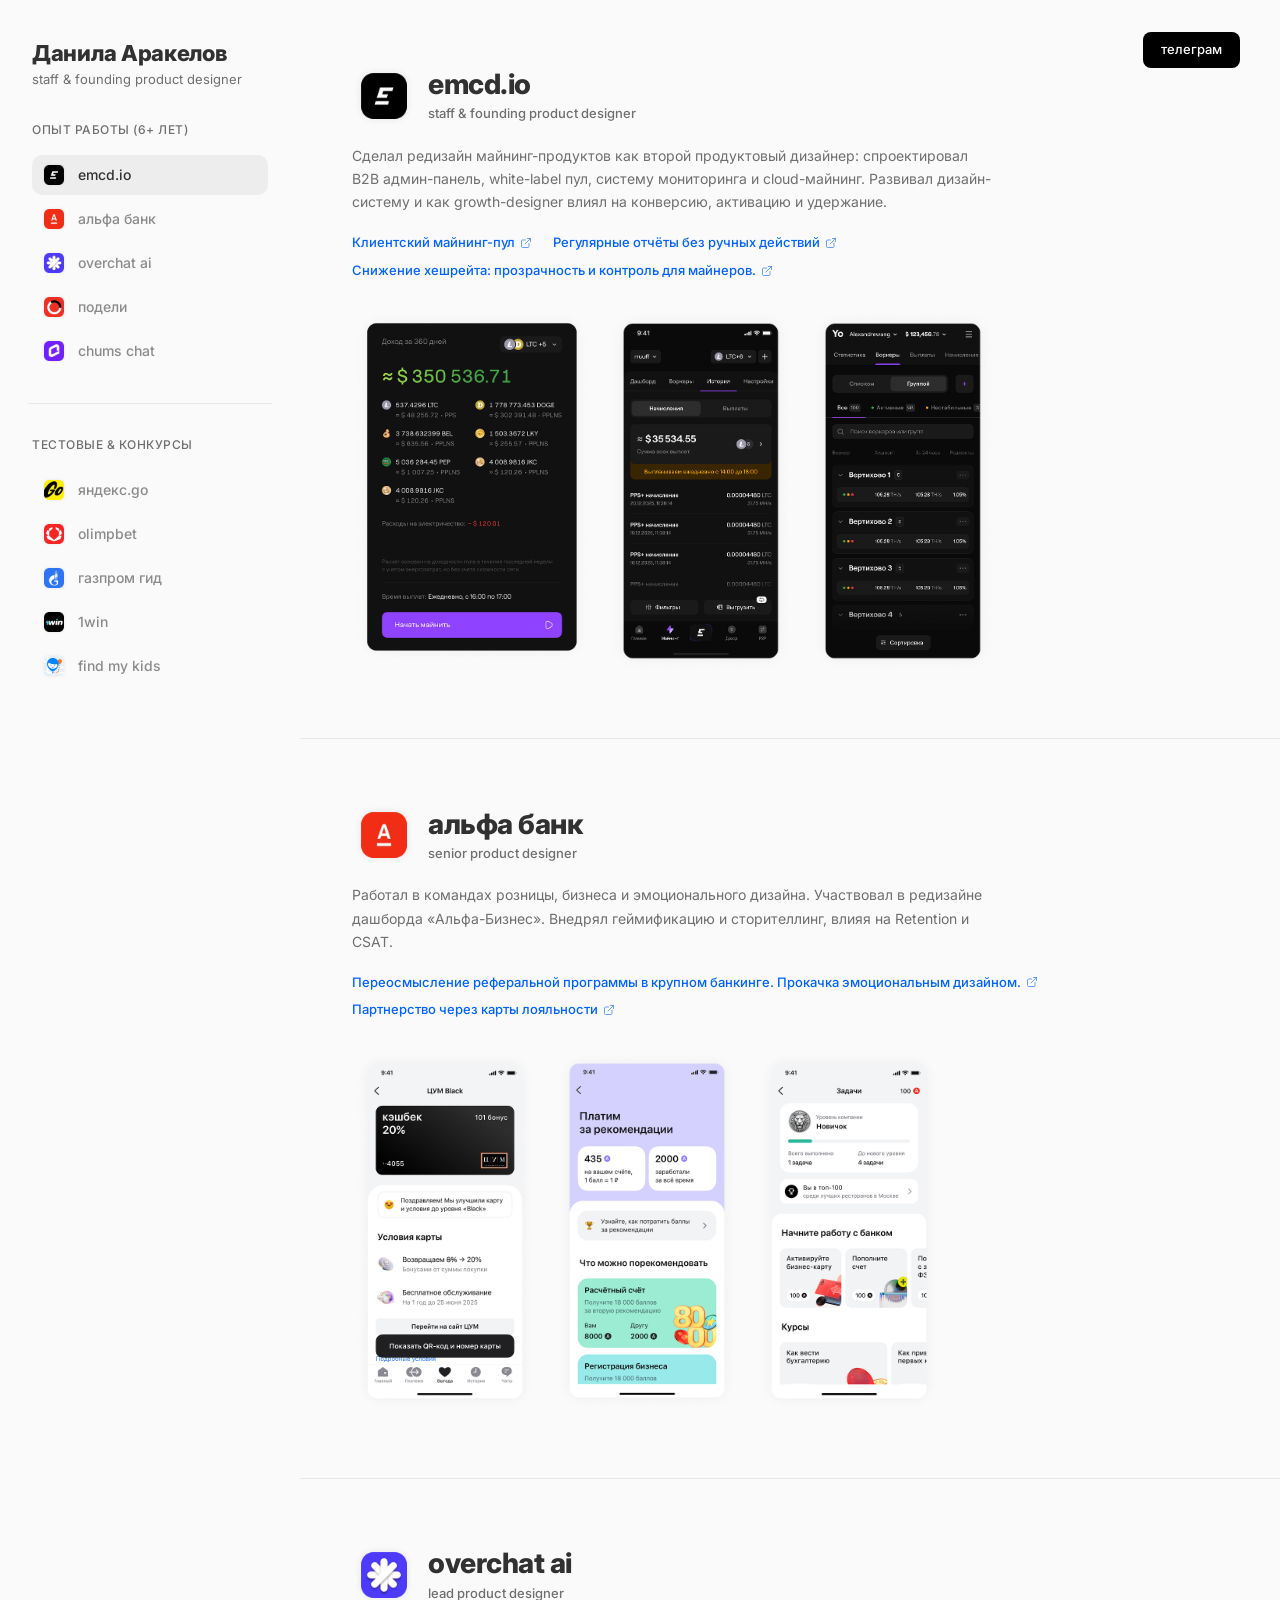
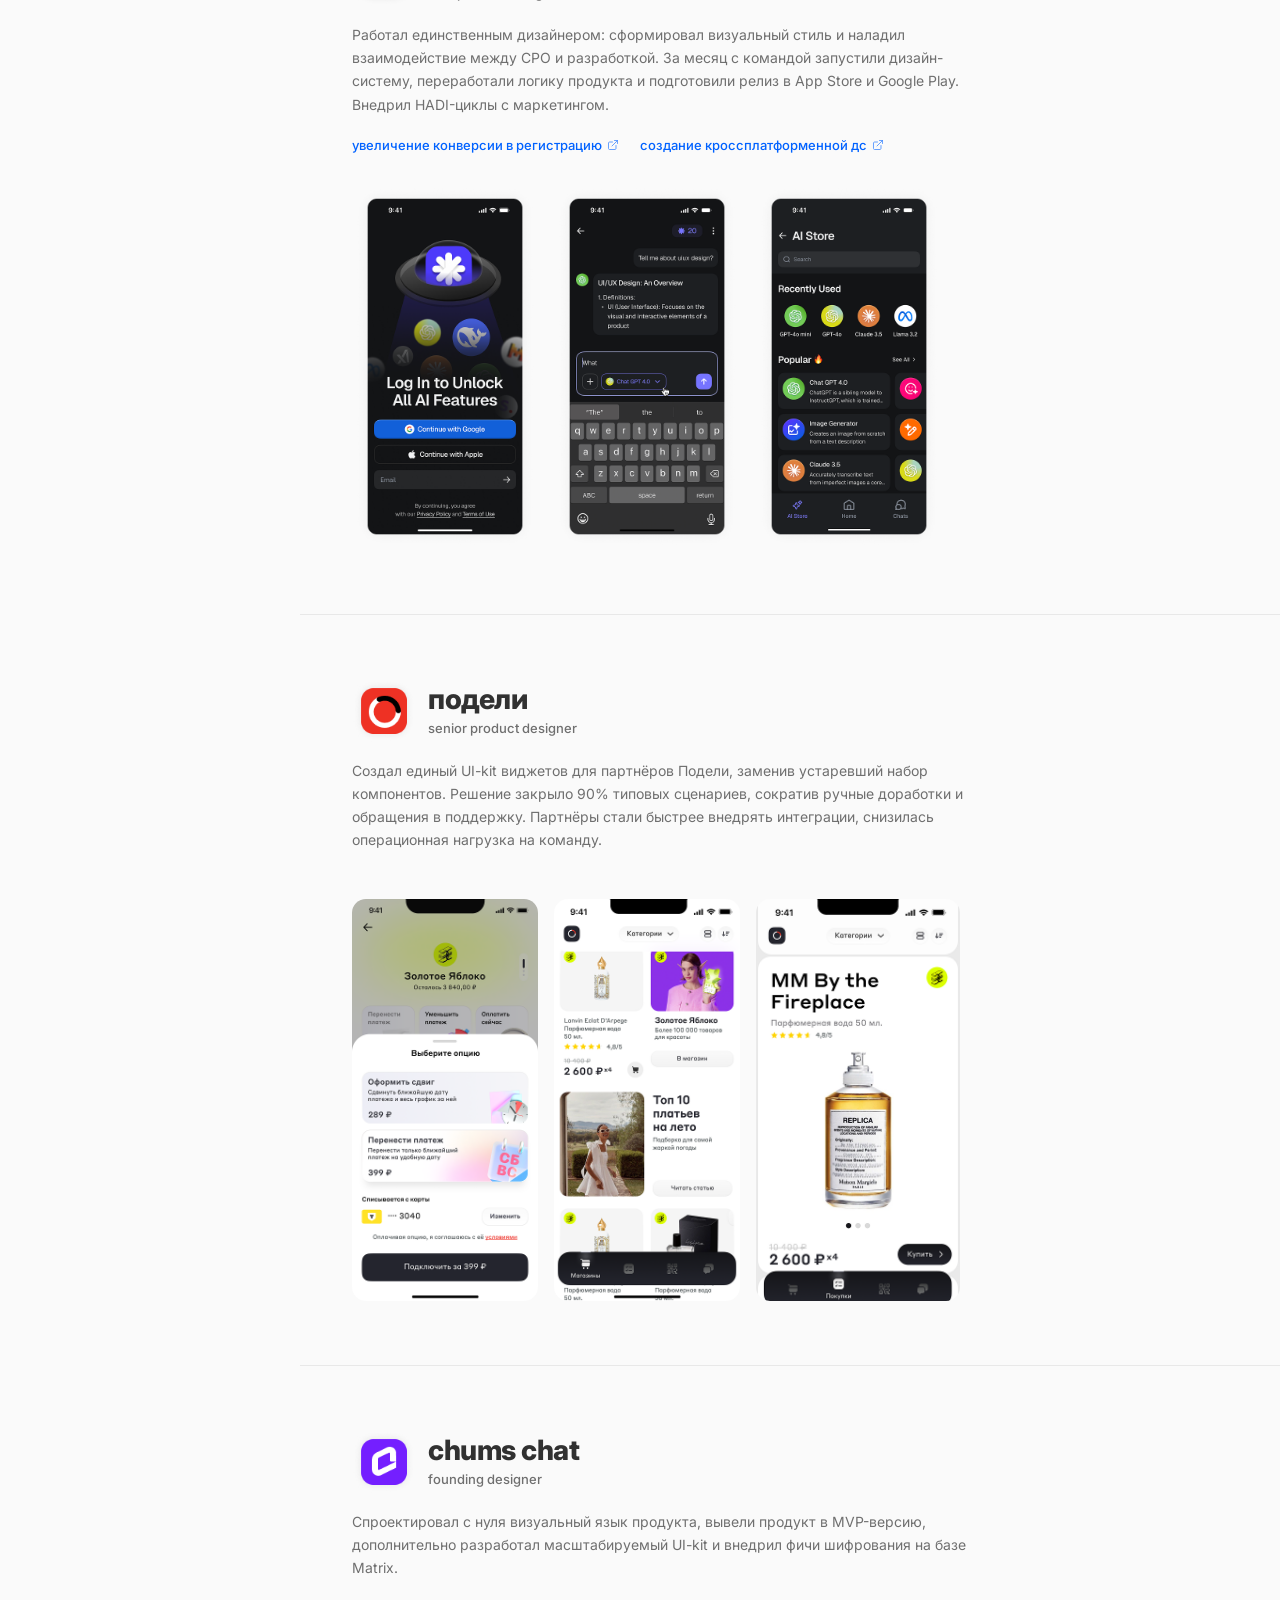
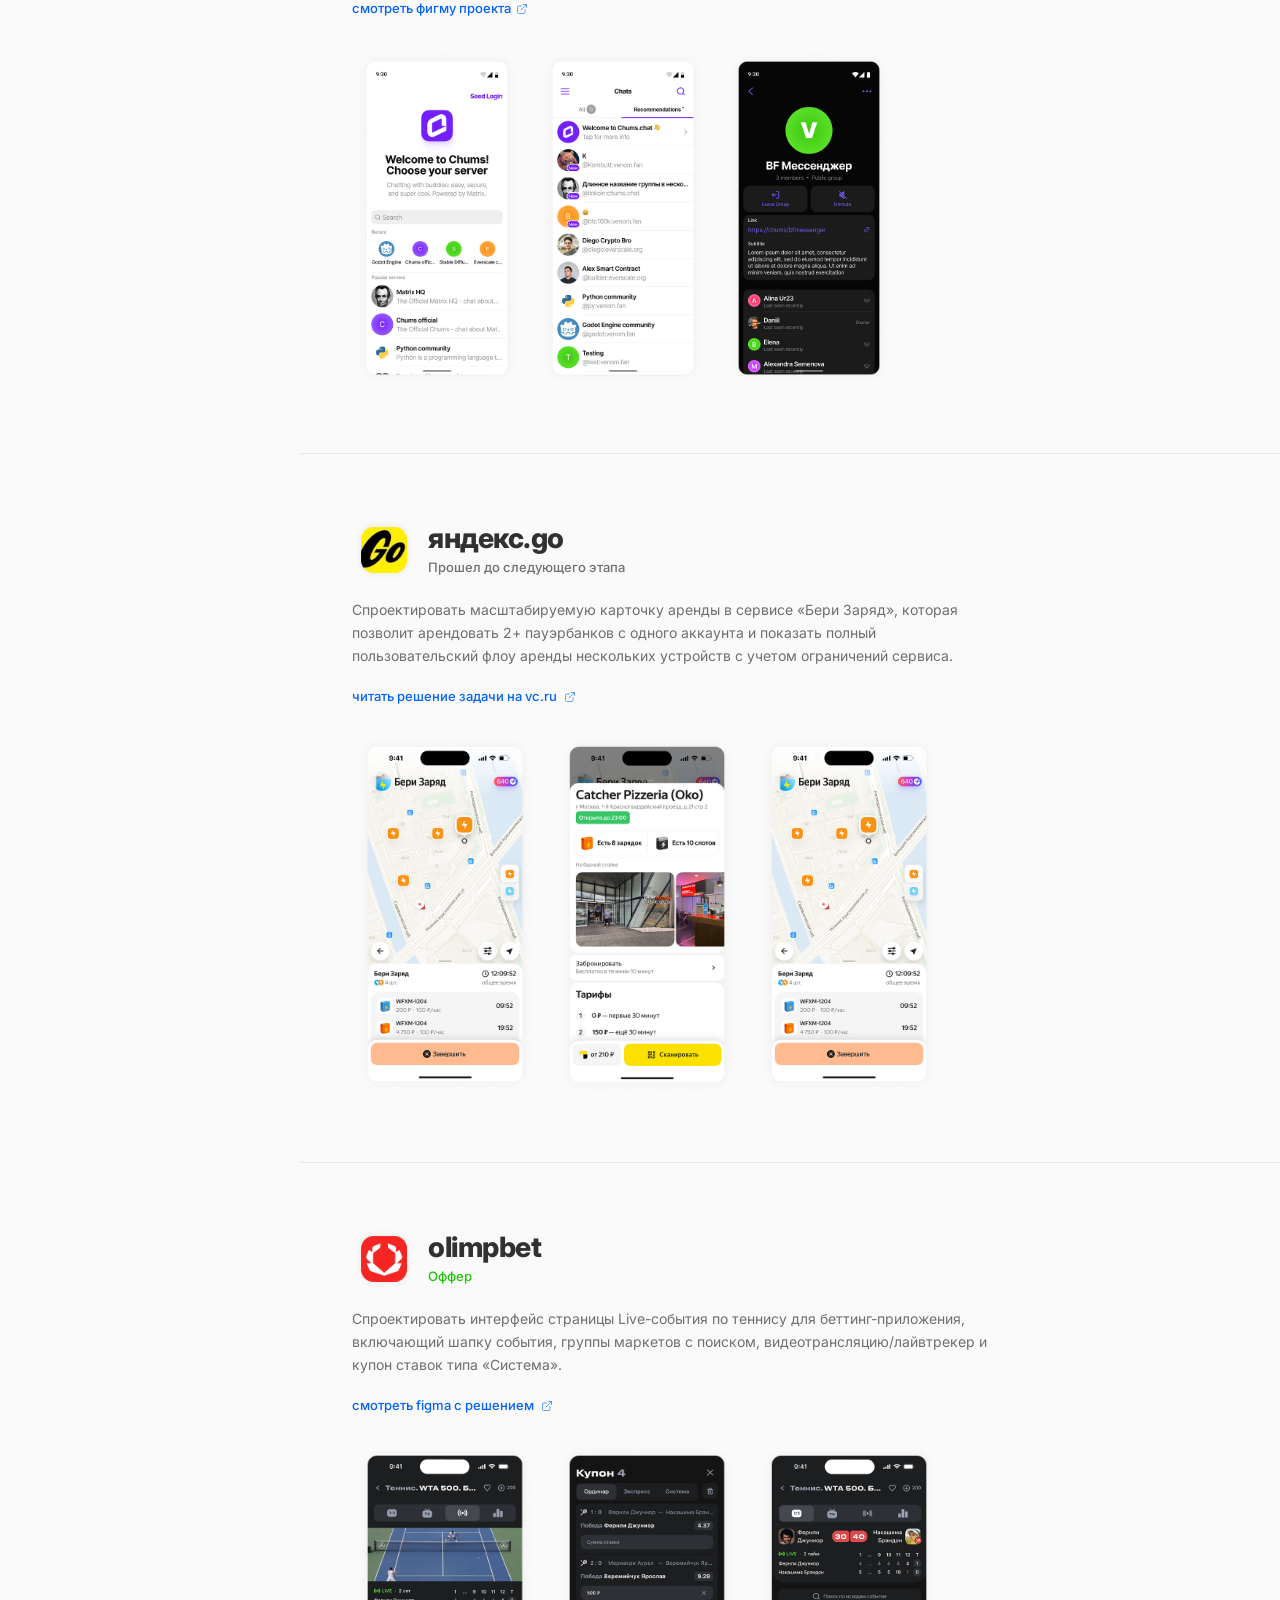
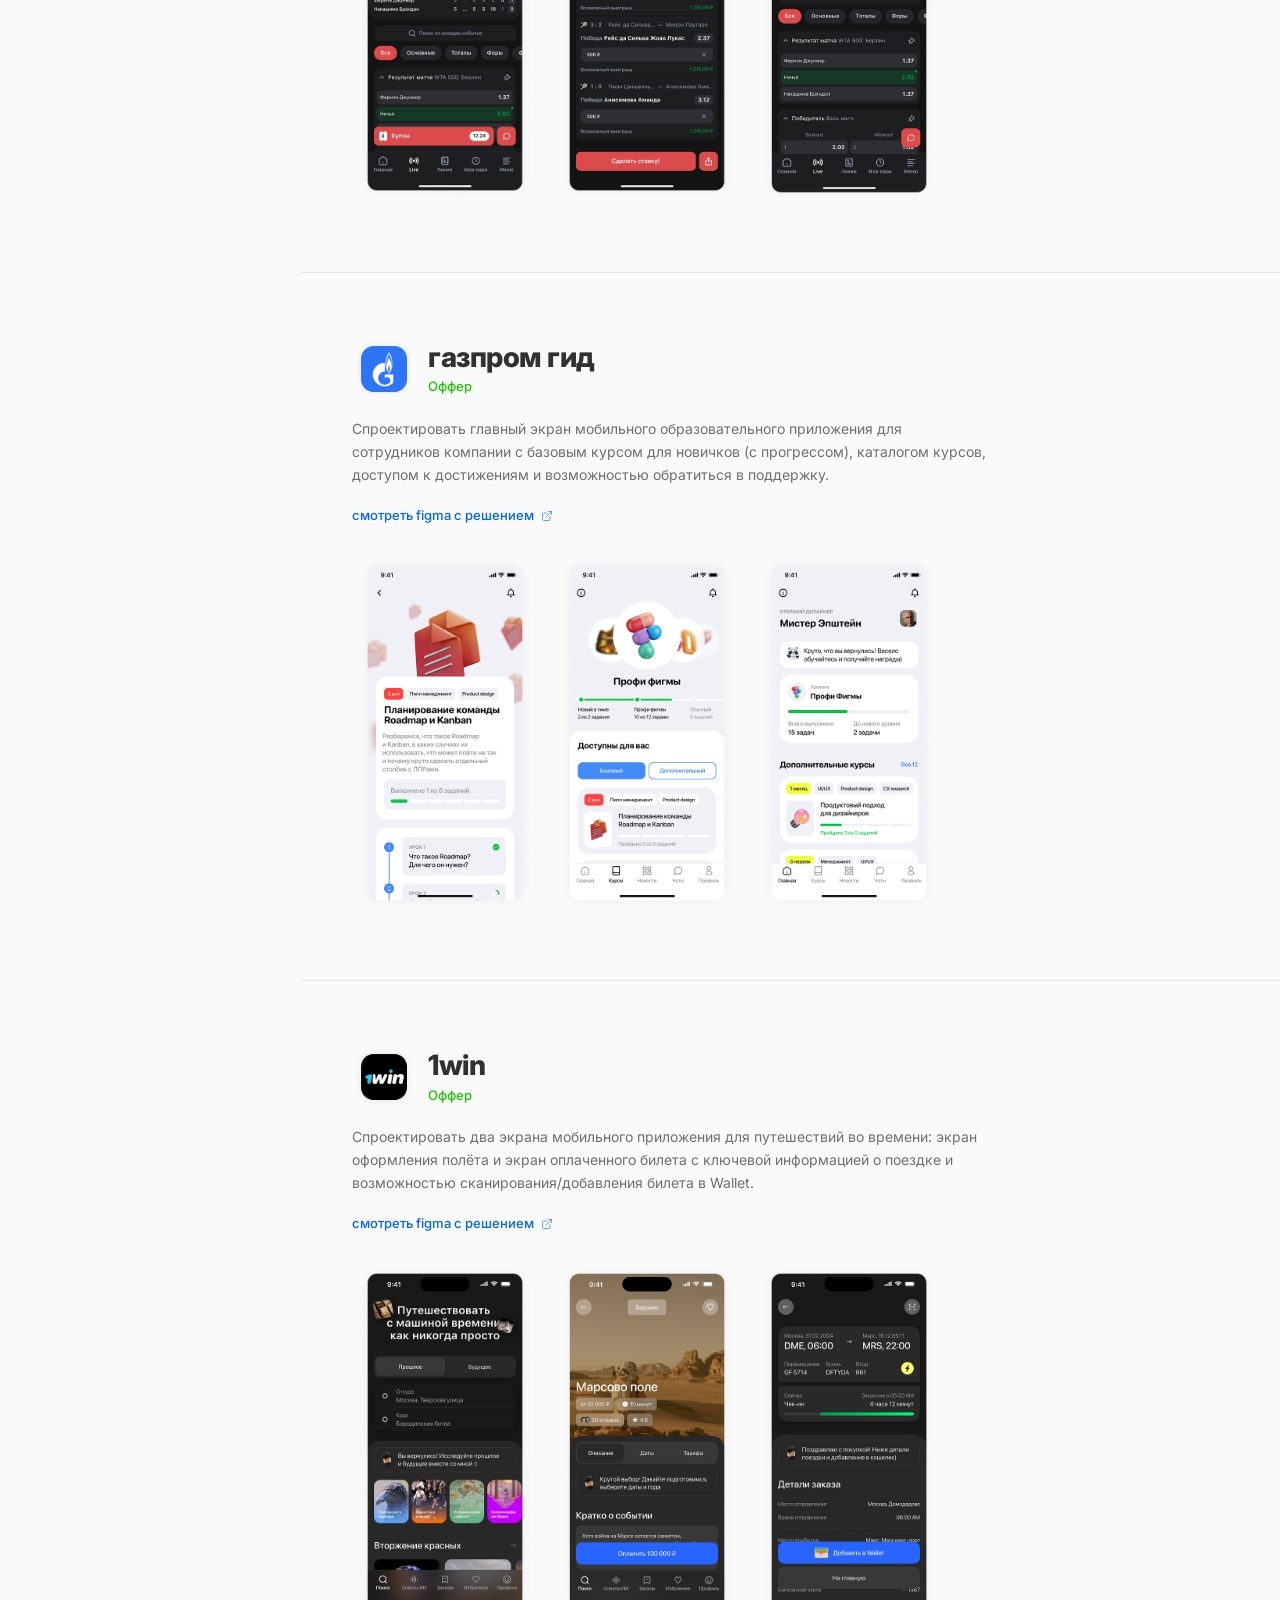
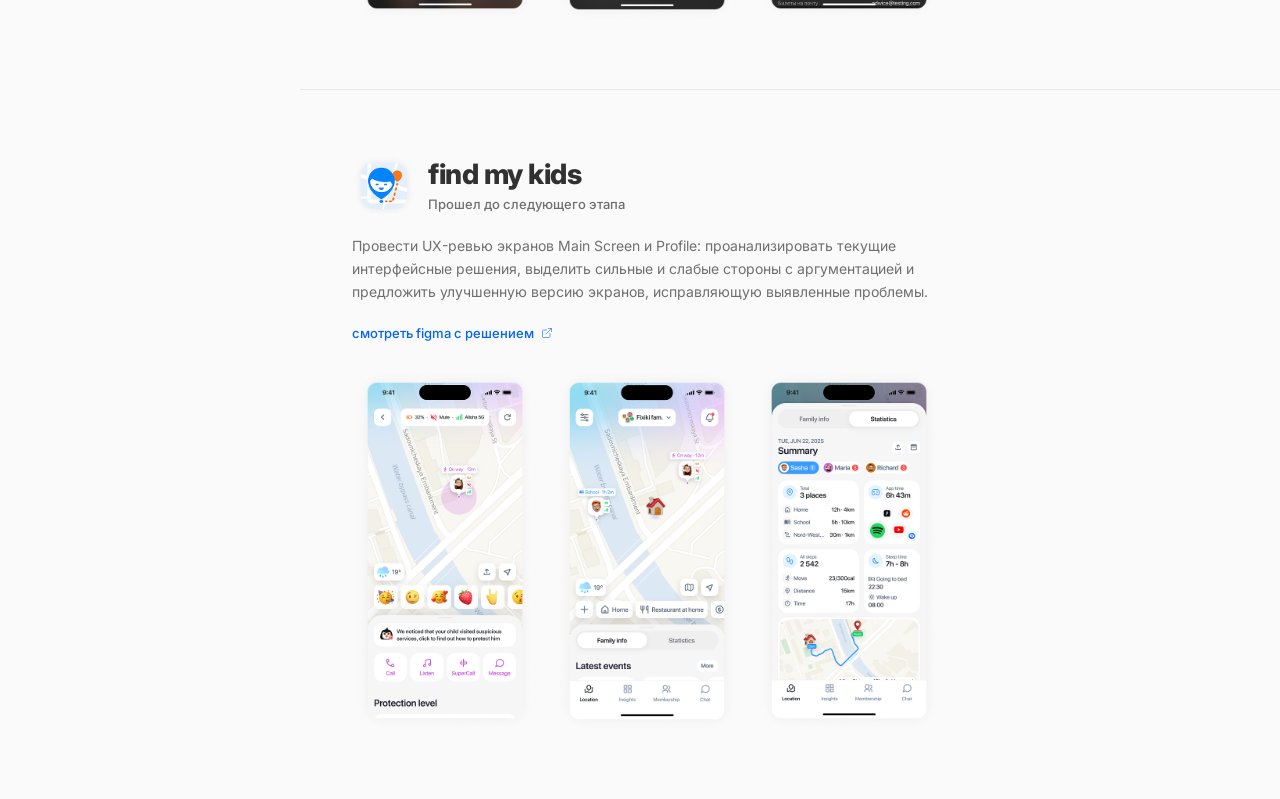
<file: index.html>
<!DOCTYPE html>
<html lang="ru">
  <head>
    <meta charset="UTF-8" />
    <meta name="viewport" content="width=device-width, initial-scale=1.0" />
    <title>Данила Аракелов - Портфолио</title>
    <link rel="preconnect" href="https://fonts.googleapis.com" />
    <link rel="preconnect" href="https://fonts.gstatic.com" crossorigin />
    <link
      href="https://fonts.googleapis.com/css2?family=Inter:wght@400;500;700;800&display=swap"
      rel="stylesheet"
    />
    <link rel="stylesheet" href="./styles.css" />
  </head>
  <body>
    <div class="app">
      <aside class="sidebar">
        <div class="sidebar__header">
          <h1>Данила Аракелов</h1>
          <p>staff &amp; founding product designer</p>
        </div>

        <div class="sidebar__group">
          <p class="sidebar__label">Опыт работы (6+ лет)</p>
          <nav class="sidebar__nav" aria-label="Навигация по кейсам">
            <ul id="experience-nav"></ul>
          </nav>
        </div>

        <div class="sidebar__divider"></div>

        <div class="sidebar__group">
          <p class="sidebar__label">Тестовые &amp; конкурсы</p>
          <ul class="sidebar__secondary" id="secondary-nav"></ul>
        </div>
      </aside>

      <main class="desktop-content">
        <a class="telegram-button telegram-button--desktop" href="#" aria-label="Телеграм">
          телеграм
        </a>
        <div id="desktop-sections"></div>
      </main>

      <main class="mobile-content">
        <header class="mobile-topbar">
          <div>
            <h1>Данила Аракелов</h1>
            <p>staff &amp; founding product designer</p>
          </div>
          <button class="menu-button" type="button" id="menu-toggle" aria-label="Открыть меню">
            <span></span>
            <span></span>
            <span></span>
          </button>
        </header>

        <div class="mobile-menu" id="mobile-menu" aria-hidden="true">
          <div class="mobile-menu__panel">
            <div class="mobile-menu__header">
              <p>Навигация</p>
              <button type="button" class="mobile-menu__close" id="menu-close" aria-label="Закрыть меню">
                ×
              </button>
            </div>

            <div class="mobile-menu__group">
              <p class="sidebar__label">Опыт работы (6+ лет)</p>
              <ul id="mobile-experience-nav"></ul>
            </div>

            <div class="mobile-menu__group">
              <p class="sidebar__label">Тестовые &amp; конкурсы</p>
              <ul id="mobile-secondary-nav"></ul>
            </div>
          </div>
        </div>

        <section class="mobile-company" id="mobile-company"></section>

        <div class="mobile-actions">
          <button class="ghost-button" id="next-company" type="button">дальше</button>
          <a class="telegram-button telegram-button--mobile" href="#" aria-label="Телеграм">
            телеграм
          </a>
        </div>
      </main>
    </div>

    <script src="./script.js"></script>
  </body>
</html>
</file>
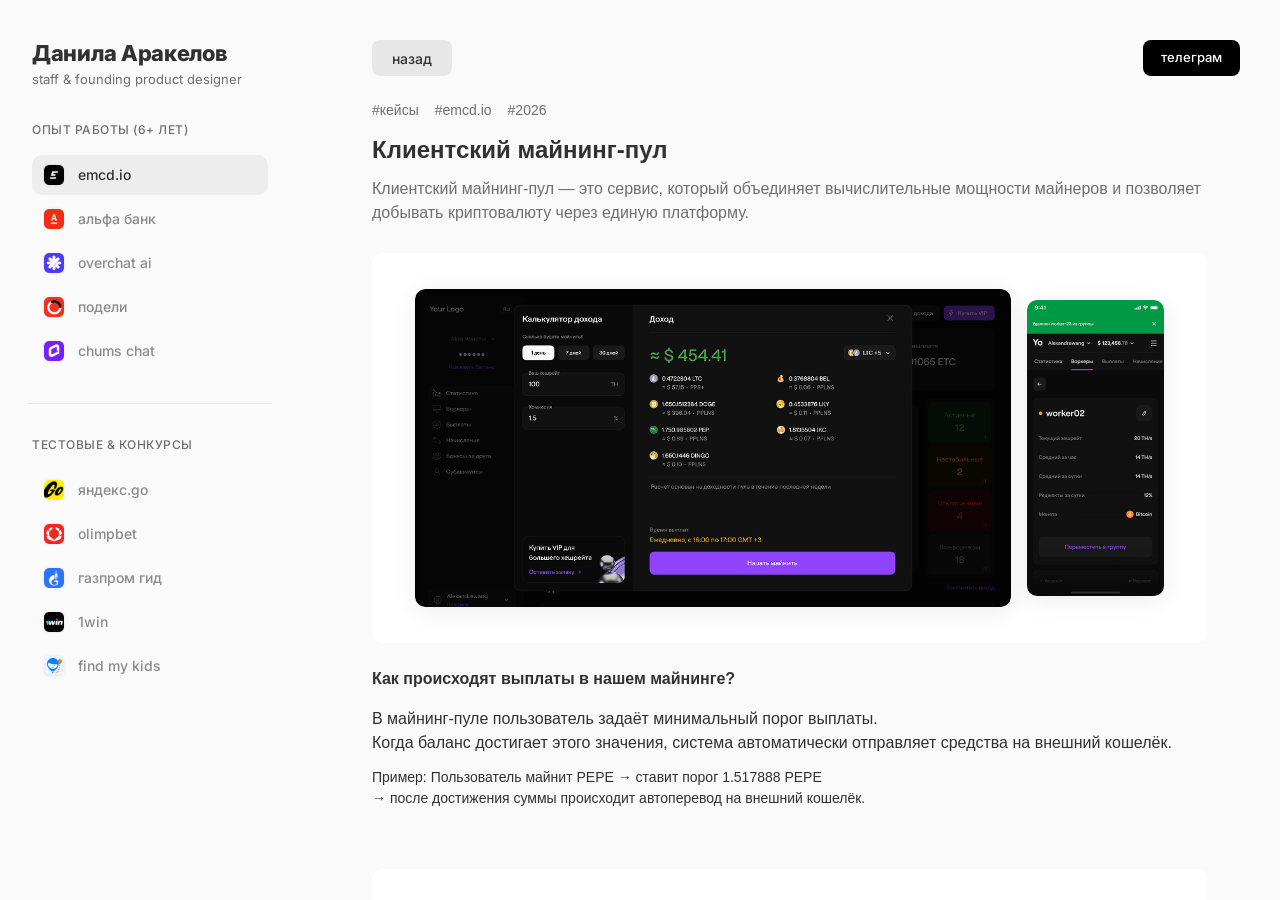
<file: case.html>
<!DOCTYPE html>
<html lang="ru">
  <head>
    <meta charset="UTF-8" />
    <meta name="viewport" content="width=device-width, initial-scale=1.0" />
    <title>Кейс — Данила Аракелов</title>
    <link rel="preconnect" href="https://fonts.googleapis.com" />
    <link rel="preconnect" href="https://fonts.gstatic.com" crossorigin />
    <link
      href="https://fonts.googleapis.com/css2?family=Inter:wght@400;500;700;800&display=swap"
      rel="stylesheet"
    />
    <link rel="stylesheet" href="./styles.css" />
    <link rel="stylesheet" href="./case.css" />
  </head>
  <body class="case-page">
    <div class="case-layout">
      <aside class="case-sidebar">
        <div class="sidebar__header">
          <h1>Данила Аракелов</h1>
          <p>staff &amp; founding product designer</p>
        </div>
        <div class="sidebar__group">
          <p class="sidebar__label">Опыт работы (6+ лет)</p>
          <nav class="sidebar__nav" aria-label="Навигация по кейсам">
            <ul id="case-experience-nav"></ul>
          </nav>
        </div>
        <div class="sidebar__divider"></div>
        <div class="sidebar__group">
          <p class="sidebar__label">Тестовые &amp; конкурсы</p>
          <ul class="sidebar__secondary" id="case-secondary-nav"></ul>
        </div>
      </aside>

      <main class="case-main">
        <div class="case-topbar">
          <a class="case-back" href="#" id="case-back">назад</a>
          <a class="telegram-button" href="https://t.me/ddesigner02" target="_blank" rel="noopener noreferrer" aria-label="Телеграм">телеграм</a>
        </div>
        <div class="case-scroll">
          <article class="case-content" id="case-content"></article>
        </div>
      </main>
    </div>

    <div class="case-mobile">
      <header class="case-header" id="case-header">
        <div>
          <h1>Данила Аракелов</h1>
          <p>staff &amp; founding product designer</p>
        </div>
        <button class="menu-button" type="button" id="case-menu-toggle" aria-label="Открыть меню">
          <span></span><span></span><span></span>
        </button>
      </header>
      <div class="mobile-menu" id="case-mobile-menu" aria-hidden="true">
        <div class="mobile-menu__panel">
          <div class="mobile-menu__header">
            <p>Навигация</p>
            <button type="button" class="mobile-menu__close" id="case-menu-close" aria-label="Закрыть меню">×</button>
          </div>
          <div class="mobile-menu__group">
            <p class="sidebar__label">Опыт работы (6+ лет)</p>
            <ul id="case-mobile-experience-nav"></ul>
          </div>
          <div class="mobile-menu__group">
            <p class="sidebar__label">Тестовые &amp; конкурсы</p>
            <ul id="case-mobile-secondary-nav"></ul>
          </div>
        </div>
      </div>
      <div class="case-mobile-scroll">
        <article class="case-content" id="case-content-mobile"></article>
      </div>
      <footer class="case-footer" id="case-footer">
        <button class="ghost-button" type="button" id="case-next-btn">следующий кейс</button>
        <a class="telegram-button telegram-button--mobile" href="https://t.me/ddesigner02" target="_blank" rel="noopener noreferrer" aria-label="Телеграм">телеграм</a>
      </footer>
    </div>

    <script src="./case-data.js"></script>
    <script src="./case.js"></script>
  </body>
</html>
</file>
<file: styles.css>
:root {
  --bg: #fafafa;
  --surface: #ffffff;
  --text: #313131;
  --muted: #6f6f6f;
  --muted-soft: rgba(111, 111, 111, 0.8);
  --line: #e8e8e8;
  --link: #0062ff;
  --shadow-lg: 0 4px 24px rgba(0, 0, 0, 0.08);
  --sidebar-w: 300px;
}

* {
  box-sizing: border-box;
}

html {
  scroll-behavior: smooth;
}

body {
  margin: 0;
  font-family: "Inter", Arial, sans-serif;
  background: var(--bg);
  color: var(--text);
  -webkit-font-smoothing: antialiased;
}

img {
  display: block;
  max-width: 100%;
}

a {
  color: inherit;
  text-decoration: none;
}

button {
  font: inherit;
}

/* ─── APP SHELL ──────────────────────────────────────────────── */

.app {
  min-height: 100dvh;
}

/* ─── SIDEBAR ────────────────────────────────────────────────── */

.sidebar {
  position: fixed;
  top: 0;
  left: 0;
  z-index: 20;
  display: flex;
  flex-direction: column;
  gap: 32px;
  width: var(--sidebar-w);
  height: 100dvh;
  padding: 40px 32px 32px;
  background: var(--bg);
  overflow-y: auto;
}

.sidebar__header h1,
.mobile-topbar h1 {
  margin: 0 0 2px;
  font-size: 22px;
  line-height: 1.25;
  font-weight: 800;
  letter-spacing: -0.3px;
}

.sidebar__header p,
.mobile-topbar p {
  margin: 0;
  font-size: 13px;
  line-height: 1.5;
  color: var(--muted);
}

.sidebar__group {
  display: flex;
  flex-direction: column;
  gap: 16px;
}

.sidebar__label {
  margin: 0;
  font-size: 12px;
  line-height: 1.5;
  color: var(--muted);
  font-weight: 500;
  text-transform: uppercase;
  letter-spacing: 0.5px;
}

.sidebar__divider {
  height: 1px;
  background: var(--line);
  margin: 0 -4px;
}

.sidebar__nav ul,
.sidebar__secondary,
#mobile-experience-nav,
#mobile-secondary-nav {
  display: flex;
  flex-direction: column;
  gap: 4px;
  margin: 0;
  padding: 0;
  list-style: none;
}

/* ─── NAV ITEMS ──────────────────────────────────────────────── */

.nav-item {
  display: flex;
  align-items: center;
  gap: 10px;
  width: 100%;
  border: 0;
  padding: 6px 8px;
  border-radius: 10px;
  background: transparent;
  color: var(--muted-soft);
  cursor: pointer;
  transition: background 0.15s ease, color 0.15s ease;
  text-align: left;
}

.nav-item:hover {
  background: rgba(0, 0, 0, 0.04);
  color: var(--text);
}

.nav-item.is-active {
  color: var(--text);
  background: rgba(0, 0, 0, 0.05);
}

.nav-item.is-disabled {
  cursor: default;
}

.nav-item.is-disabled:hover {
  color: var(--muted-soft);
  background: transparent;
}

.nav-item__label {
  font-size: 14px;
  line-height: 1.4;
  font-weight: 500;
}

/* ─── NAV ICONS ──────────────────────────────────────────────── */

.nav-icon {
  position: relative;
  flex: 0 0 28px;
  width: 28px;
  height: 28px;
  border-radius: 8px;
  overflow: hidden;
}

.nav-icon img {
  width: 100%;
  height: 100%;
  object-fit: cover;
}

/* Мелкие иконки в сайдбаре: без цветной подложки (emcd — чёрный под прозрачные поля PNG) */
.nav-icon:has(> img) {
  background: transparent !important;
}

.nav-icon:has(> img) > img {
  object-fit: contain;
  object-position: center;
}

.nav-icon--emcd img {
  position: absolute;
  inset: 0;
}

.nav-icon--alpha {
  display: grid;
  place-items: center;
  background: #f12d15;
  color: #fff;
  font-size: 16px;
  font-weight: 700;
}

.nav-icon--overchat,
.company-logo--overchat {
  display: grid;
  place-items: center;
  background: #4d3afb;
}

.nav-icon--podeli,
.company-logo--podeli {
  display: grid;
  place-items: center;
  background: #ff4a2f;
}

.nav-icon--chums {
  display: grid;
  place-items: center;
  background: #741fff;
}

.nav-icon--secondary {
  display: grid;
  place-items: center;
  color: #fff;
  font-size: 10px;
  font-weight: 700;
}

.secondary-yandex  { background: #ffdb00; color: #111; }
.secondary-olimpbet { background: #f33; }
.secondary-gazprom { background: #2d75f6; }
.secondary-1win    { background: #111; }
.secondary-findmykids { background: #e7f4ff; color: #1a7ef9; }

/* ─── DESKTOP CONTENT ────────────────────────────────────────── */

.desktop-content {
  margin-left: var(--sidebar-w);
  padding: 0;
}

/* ─── TELEGRAM BUTTON ────────────────────────────────────────── */

.telegram-button {
  display: inline-flex;
  align-items: center;
  justify-content: center;
  min-height: 36px;
  padding: 4px 18px;
  border-radius: 8px;
  background: #000;
  color: #fff;
  font-size: 13px;
  line-height: 1.5;
  font-weight: 500;
  transition: opacity 0.15s ease;
}

.telegram-button:hover {
  opacity: 0.8;
}

.telegram-button--desktop {
  position: fixed;
  top: 32px;
  right: 40px;
  z-index: 15;
}

/* ─── COMPANY SECTION ────────────────────────────────────────── */

.company-section {
  display: flex;
  flex-direction: column;
  padding: 72px 60px 72px 52px;
  border-bottom: 1px solid var(--line);
  scroll-margin-top: 0;
}

.company-section:last-child {
  border-bottom: none;
}

.company-header {
  display: flex;
  align-items: center;
  gap: 12px;
  margin-bottom: 16px;
}

.company-header > .company-logo,
.company-header > .company-meta {
  margin: 0;
  flex-shrink: 0;
}

/* ─── COMPANY LOGO ───────────────────────────────────────────── */

.company-logo {
  position: relative;
  flex: 0 0 64px;
  width: 64px;
  min-width: 64px;
  height: 64px;
  min-height: 64px;
  border-radius: 18px;
  overflow: hidden;
}

/* Картинка заполняет весь бокс 64×64 (как в макете заголовка секции) */
.company-logo > img {
  position: absolute;
  inset: 0;
  width: 100%;
  height: 100%;
  object-fit: cover;
  object-position: center;
  display: block;
}

/* Лого с цветным фоном (inline bg) — картинка по центру с отступами */
.company-logo[style*="background"] > img,
.mobile-company__logo[style*="background"] > img {
  object-fit: contain;
  padding: 10px;
}

/* PNG в шапке: без цветной подложки если нет inline background */
.company-logo:has(> img):not([style*="background"]) {
  background: transparent !important;
  border-radius: 0;
  overflow: visible;
}

.company-logo:not([style*="background"]) > img {
  object-fit: contain;
  padding: 0;
}

/* Мелкий emcd в сайдбаре: один PNG — по-прежнему contain в 28px */
.nav-icon--emcd:has(> img:only-of-type) > img {
  position: static;
  inset: auto;
  width: 100%;
  height: 100%;
  object-fit: contain;
}

.company-logo--alpha {
  display: grid;
  place-items: center;
  background: #f12d15;
  color: #fff;
  font-size: 38px;
  font-weight: 700;
}

.company-meta h2,
.mobile-company__title {
  margin: 0 0 4px;
  font-size: 28px;
  line-height: 1.15;
  font-weight: 800;
  letter-spacing: -0.5px;
}

.company-meta p,
.mobile-company__role {
  margin: 0;
  font-size: 13px;
  line-height: 1.5;
  color: var(--muted);
  font-weight: 500;
}

/* ─── ROLE BADGE ─────────────────────────────────────────────── */

.company-role--offer,
.mobile-company__role--offer {
  color: #1bc800 !important;
}

/* ─── EXTERNAL LINK ──────────────────────────────────────────── */

.company-external-link {
  display: inline-flex;
  align-items: center;
  gap: 6px;
  margin-bottom: 24px;
}

.company-external-link__anchor {
  color: var(--link);
  font-size: 13px;
  font-weight: 500;
  line-height: 1.5;
  transition: opacity 0.15s ease;
  cursor: pointer;
}

.company-external-link__anchor:hover {
  opacity: 0.75;
}

.company-external-link__icon {
  display: inline-block;
  width: 14px;
  height: 14px;
  background-color: var(--link);
  -webkit-mask-image: url("assets/external-link.svg");
  mask-image: url("assets/external-link.svg");
  -webkit-mask-repeat: no-repeat;
  mask-repeat: no-repeat;
  -webkit-mask-size: contain;
  mask-size: contain;
  opacity: 0.7;
  flex-shrink: 0;
}

.company-external-link--mobile {
  margin-bottom: 20px;
}

/* ─── DESCRIPTION ────────────────────────────────────────────── */

.company-description,
.mobile-company__description {
  max-width: 640px;
  margin: 0 0 20px;
  font-size: 14px;
  line-height: 1.65;
  color: var(--muted);
}

/* ─── CASE LINKS ─────────────────────────────────────────────── */

.case-links {
  display: flex;
  flex-wrap: wrap;
  gap: 8px 20px;
  margin-bottom: 28px;
}

.case-link {
  display: inline-flex;
  align-items: center;
  gap: 4px;
  color: var(--link);
  font-size: 13px;
  line-height: 1.5;
  font-weight: 500;
  transition: opacity 0.15s ease;
}

.case-link:hover {
  opacity: 0.75;
}

.case-link::after {
  content: "";
  display: inline-block;
  width: 14px;
  height: 14px;
  background-color: currentColor;
  -webkit-mask-image: url("assets/external-link.svg");
  mask-image: url("assets/external-link.svg");
  -webkit-mask-repeat: no-repeat;
  mask-repeat: no-repeat;
  -webkit-mask-size: contain;
  mask-size: contain;
  vertical-align: middle;
  opacity: 0.7;
  flex-shrink: 0;
}

.case-link--pending {
  background: none;
  border: none;
  padding: 0;
  font-family: inherit;
  cursor: pointer;
  color: var(--text-secondary, #888);
  text-decoration: none;
  opacity: 0.5;
}

.case-link--pending::after {
  display: none;
}

.case-link--pending:hover {
  opacity: 0.7;
}

/* ─── TOAST ──────────────────────────────────────────────────── */

.site-toast {
  position: fixed;
  bottom: 32px;
  left: 50%;
  transform: translateX(-50%) translateY(0);
  background: #1a1a1a;
  color: #fff;
  font-size: 14px;
  font-weight: 500;
  line-height: 1.4;
  padding: 12px 20px;
  border-radius: 12px;
  white-space: nowrap;
  z-index: 9999;
  pointer-events: none;
  box-shadow: 0 4px 24px rgba(0, 0, 0, 0.25);
  transition: opacity 0.25s ease, transform 0.25s ease;
  opacity: 0;
}

.site-toast--visible {
  opacity: 1;
  transform: translateX(-50%) translateY(0);
}

.site-toast--hidden {
  opacity: 0;
  transform: translateX(-50%) translateY(8px);
}

/* ─── SCREENS GRID ───────────────────────────────────────────── */

.screens-grid {
  display: flex;
  gap: 16px;
  align-items: flex-start;
  flex-wrap: nowrap;
}

.screen-card {
  overflow: hidden;
  border-radius: 14px;
  flex-shrink: 0;
}

.screen-card img {
  display: block;
  width: 100%;
  height: auto;
}

.screen-card[data-width="wide"]    { width: 240px; }
.screen-card[data-width="regular"] { width: 186px; }
.screen-card[data-width="narrow"]  { width: 170px; }

/* Подели: три скрина одной высоты, последний чуть шире */
#section-podeli .screens-grid .screen-card img {
  width: 100%;
  height: 402px;
  object-fit: cover;
  object-position: top center;
}

#section-podeli .screens-grid .screen-card:last-child {
  width: 204px;
  flex: 0 0 204px;
}

/* ─── MOBILE CONTENT ─────────────────────────────────────────── */

.mobile-content {
  display: none;
}

.mobile-topbar {
  position: sticky;
  top: 0;
  z-index: 10;
  display: flex;
  align-items: flex-start;
  justify-content: space-between;
  padding: 18px 20px 14px;
  background: var(--bg);
  box-shadow: 0 1px 0 var(--line);
}

.menu-button {
  display: inline-flex;
  flex-direction: column;
  gap: 5px;
  padding: 8px 0 0;
  border: 0;
  background: transparent;
  cursor: pointer;
}

.menu-button span {
  width: 22px;
  height: 2px;
  border-radius: 999px;
  background: var(--text);
}

/* ─── MOBILE COMPANY ─────────────────────────────────────────── */

.mobile-company {
  padding: 24px 20px 0;
}

.mobile-company__header {
  display: flex;
  align-items: center;
  gap: 12px;
  margin-bottom: 14px;
}

.mobile-company__logo {
  position: relative;
  flex: 0 0 64px;
  width: 64px;
  min-width: 64px;
  height: 64px;
  min-height: 64px;
  border-radius: 18px;
  overflow: hidden;
}

.mobile-company__logo > img {
  position: absolute;
  inset: 0;
  width: 100%;
  height: 100%;
  object-fit: cover;
  object-position: center;
  display: block;
}

.mobile-company__logo:has(> img):not([style*="background"]) {
  background: transparent !important;
}

.mobile-company__logo.company-logo--alpha {
  font-size: 34px;
}


.mobile-company__links {
  display: flex;
  flex-wrap: nowrap;
  align-items: center;
  gap: 16px;
  overflow-x: auto;
  margin-bottom: 24px;
  margin-left: -20px;
  margin-right: -20px;
  padding-left: 20px;
  padding-right: 20px;
  padding-bottom: 6px;
  width: calc(100% + 40px);
  max-width: none;
  box-sizing: border-box;
  -webkit-overflow-scrolling: touch;
  scrollbar-width: thin;
}

.mobile-company__links .case-link,
.mobile-company__links .case-link--pending {
  flex-shrink: 0;
  white-space: nowrap;
}

.mobile-company__links::-webkit-scrollbar {
  height: 4px;
}

.mobile-company__links::-webkit-scrollbar-thumb {
  background: rgba(0, 0, 0, 0.15);
  border-radius: 4px;
}

.mobile-screens {
  display: flex;
  flex-wrap: nowrap;
  align-items: flex-start;
  gap: 16px;
  overflow-x: auto;
  margin-left: -20px;
  margin-right: -20px;
  padding-left: 20px;
  padding-right: 20px;
  padding-bottom: 8px;
  width: calc(100% + 40px);
  max-width: none;
  box-sizing: border-box;
  -webkit-overflow-scrolling: touch;
  scrollbar-width: thin;
}

.mobile-screens::-webkit-scrollbar {
  height: 4px;
}

.mobile-screens::-webkit-scrollbar-thumb {
  background: rgba(0, 0, 0, 0.15);
  border-radius: 4px;
}

/* Те же ширины, что на десктопе — высота скринов совпадает, скролл по горизонтали */
.mobile-screens .screen-card {
  flex-shrink: 0;
  border-radius: 14px;
}

.mobile-screens .screen-card[data-width="wide"] {
  flex: 0 0 240px;
  width: 240px;
}

.mobile-screens .screen-card[data-width="regular"] {
  flex: 0 0 186px;
  width: 186px;
}

.mobile-screens .screen-card[data-width="narrow"] {
  flex: 0 0 170px;
  width: 170px;
}

#mobile-company[data-company="podeli"] .mobile-screens .screen-card img {
  width: 100%;
  height: 402px;
  object-fit: cover;
  object-position: top center;
}

#mobile-company[data-company="podeli"] .mobile-screens .screen-card:last-child {
  flex: 0 0 204px;
  width: 204px;
}

/* ─── MOBILE ACTIONS ─────────────────────────────────────────── */

.mobile-actions {
  padding: 24px 20px 32px;
  display: flex;
  flex-direction: column;
  gap: 12px;
}

.ghost-button {
  width: 100%;
  min-height: 52px;
  border: 0;
  border-radius: 12px;
  background: #ebebeb;
  color: var(--text);
  font-size: 15px;
  line-height: 1.5;
  font-weight: 600;
  cursor: pointer;
  transition: background 0.15s ease;
}

.ghost-button:hover {
  background: #e0e0e0;
}

.telegram-button--mobile {
  width: 100%;
  min-height: 52px;
  border-radius: 12px;
}

/* ─── MOBILE MENU ────────────────────────────────────────────── */

.mobile-menu {
  position: fixed;
  inset: 0;
  z-index: 30;
  display: none;
  background: rgba(0, 0, 0, 0.35);
  backdrop-filter: blur(2px);
}

.mobile-menu.is-open {
  display: block;
}

.mobile-menu__panel {
  position: absolute;
  top: 0;
  right: 0;
  width: min(100%, 300px);
  height: 100%;
  padding: 24px 20px;
  background: var(--bg);
  box-shadow: -12px 0 40px rgba(0, 0, 0, 0.1);
  overflow-y: auto;
}

.mobile-menu__header {
  display: flex;
  align-items: center;
  justify-content: space-between;
  margin-bottom: 28px;
}

.mobile-menu__header p {
  margin: 0;
  font-size: 17px;
  font-weight: 700;
}

.mobile-menu__close {
  border: 0;
  padding: 0;
  background: transparent;
  color: var(--text);
  font-size: 28px;
  line-height: 1;
  cursor: pointer;
}

.mobile-menu__group {
  margin-bottom: 28px;
}

.mobile-menu__group ul {
  margin-top: 12px;
}

/* ─── CUSTOM SCROLLBAR ───────────────────────────────────────── */

::-webkit-scrollbar {
  width: 6px;
  height: 6px;
}

::-webkit-scrollbar-track {
  background: transparent;
}

::-webkit-scrollbar-thumb {
  background: rgba(0, 0, 0, 0.15);
  border-radius: 999px;
}

::-webkit-scrollbar-thumb:hover {
  background: rgba(0, 0, 0, 0.28);
}

* {
  scrollbar-width: thin;
  scrollbar-color: rgba(0, 0, 0, 0.15) transparent;
}

/* ─── BREAKPOINTS ────────────────────────────────────────────── */

@media (max-width: 899px) {
  .sidebar,
  .desktop-content {
    display: none;
  }

  .mobile-content {
    display: block;
  }
}

@media (min-width: 900px) and (max-width: 1100px) {
  :root {
    --sidebar-w: 260px;
  }

  .sidebar {
    padding-inline: 20px;
  }

  .company-section {
    padding: 56px 40px 56px 40px;
  }

  .screen-card[data-width="wide"]    { width: 200px; }
  .screen-card[data-width="regular"] { width: 158px; }
  .screen-card[data-width="narrow"]  { width: 144px; }

  #section-podeli .screens-grid .screen-card img {
    height: 342px;
  }

  #section-podeli .screens-grid .screen-card:last-child {
    width: 173px;
    flex: 0 0 173px;
  }
}

@media (min-width: 1101px) and (max-width: 1440px) {
  .company-section {
    padding: 64px 56px 64px 52px;
  }
}

/* ── Keyframes ──────────────────────────────────── */
@keyframes fadeUp {
  from { opacity: 0; transform: translateY(18px); }
  to   { opacity: 1; transform: none; }
}
@keyframes fadeIn {
  from { opacity: 0; }
  to   { opacity: 1; }
}
@keyframes slideFromLeft {
  from { opacity: 0; transform: translateX(-18px); }
  to   { opacity: 1; transform: none; }
}

/* ── Sidebar entrance ──────────────────────────── */
.sidebar {
  animation: slideFromLeft 0.5s cubic-bezier(0.16, 1, 0.3, 1) both;
}
.sidebar > * {
  animation: fadeUp 0.45s cubic-bezier(0.16, 1, 0.3, 1) both;
}
.sidebar > *:nth-child(1) { animation-delay: 0.08s; }
.sidebar > *:nth-child(2) { animation-delay: 0.14s; }
.sidebar > *:nth-child(3) { animation-delay: 0.19s; }
.sidebar > *:nth-child(4) { animation-delay: 0.23s; }

/* ── Desktop button entrance ───────────────────── */
.telegram-button--desktop {
  animation: fadeIn 0.4s 0.3s ease both;
}

/* ── Mobile entrance ───────────────────────────── */
.mobile-topbar {
  animation: fadeUp 0.45s 0.05s cubic-bezier(0.16, 1, 0.3, 1) both;
}
.mobile-actions {
  animation: fadeUp 0.45s 0.15s cubic-bezier(0.16, 1, 0.3, 1) both;
}

/* ── Scroll reveal ─────────────────────────────── */
.reveal {
  opacity: 0;
  transform: translateY(22px);
  transition: opacity 0.6s cubic-bezier(0.16, 1, 0.3, 1),
              transform 0.6s cubic-bezier(0.16, 1, 0.3, 1);
}
.reveal.is-visible {
  opacity: 1;
  transform: none;
}

/* ── Respect reduced motion ────────────────────── */
@media (prefers-reduced-motion: reduce) {
  .sidebar, .sidebar > *, .telegram-button--desktop,
  .mobile-topbar, .mobile-actions {
    animation: none;
    opacity: 1;
    transform: none;
  }
  .reveal {
    opacity: 1;
    transform: none;
    transition: none;
  }
}
</file>
<file: case.css>
/* Case page: fixed sidebar + fixed top bar, scroll only in content (per spec) */

.case-page {
  height: 100vh;
  overflow: hidden;
}

.case-layout {
  display: none;
  height: 100%;
  overflow: hidden;
}

.case-sidebar {
  position: fixed;
  top: 0;
  left: 0;
  z-index: 20;
  display: flex;
  flex-direction: column;
  gap: 32px;
  width: var(--sidebar-w);
  height: 100vh;
  padding: 40px 32px 32px;
  background: var(--bg);
  overflow-y: auto;
}

.case-main {
  margin-left: var(--sidebar-w);
  width: calc(100% - var(--sidebar-w));
  height: 100vh;
  display: flex;
  flex-direction: column;
  overflow: hidden;
}

.case-topbar {
  flex: 0 0 auto;
  display: flex;
  align-items: center;
  justify-content: space-between;
  gap: 16px;
  padding: 40px 40px 24px 40px;
  background: var(--bg);
}

.case-back {
  display: inline-flex;
  align-items: center;
  justify-content: center;
  min-height: 36px;
  padding: 4px 20px;
  border-radius: 8px;
  background: #e7e7e7;
  color: var(--text);
  font-size: 14px;
  line-height: 1.5;
  font-weight: 500;
}

.case-back:hover {
  background: #ddd;
}

.case-scroll {
  flex: 1;
  overflow-y: auto;
  overflow-x: hidden;
  -webkit-overflow-scrolling: touch;
  padding: 0 40px 48px 72px;
}

.case-content {
  max-width: none;
  padding: 0;
  font-size: 16px;
  line-height: 1.5;
  font-family: 'Google Sans', sans-serif;
}

.case-content .case-tags {
  display: flex;
  flex-wrap: wrap;
  gap: 16px;
  margin-bottom: 12px;
  font-size: 14px;
  color: var(--muted);
  font-weight: 500;
}

.case-content .case-title {
  margin: 0 0 10px;
  font-size: 24px;
  line-height: 1.4;
  font-weight: 700;
  color: var(--text);
  max-width: 835px;
  font-family: 'Google Sans', sans-serif;
}

.case-content .case-subtitle {
  margin: 0 0 28px;
  font-size: 16px;
  line-height: 1.5;
  color: var(--muted);
  max-width: 835px;
  font-family: 'Google Sans', sans-serif;
}

.case-content .case-section {
  margin-bottom: 60px;
}

.case-content .case-section h3 {
  margin: 0 0 16px;
  font-size: 16px;
  font-weight: 600;
  color: var(--text);
  max-width: 835px;
  line-height: 1.5;
  font-family: 'Google Sans', sans-serif;
}

.case-content .case-section p {
  margin: 0 0 12px;
  color: var(--text);
  max-width: 835px;
  white-space: pre-wrap;
  line-height: 1.5;
  font-family: 'Google Sans', sans-serif;
}

.case-content .case-caption {
  font-size: 14px;
  color: var(--muted);
  max-width: 835px;
  white-space: pre-wrap;
  line-height: 1.5;
  font-family: 'Google Sans', sans-serif;
}

/* ─── MEDIA LAYOUTS ──────────────────────────────────────────── */

.case-content .case-media {
  margin: 24px 0;
  display: flex;
  flex-wrap: nowrap;
  align-items: flex-start;
  gap: 24px;
  padding: 24px;
  border-radius: 10px;
  background: var(--surface);
  width: min(835px, 100%);
  box-sizing: border-box;
}

.case-content .case-media-item,
.case-content .case-media-figure {
  flex: 0 0 auto;
  width: min(100%, calc(var(--w, 360) * 1px));
}

.case-content .case-media-item img,
.case-content .case-media img {
  width: 100%;
  height: auto;
  border-radius: 10px;
  box-shadow: var(--shadow-lg);
}

/* Specific Layout Overrides for EMCD Case 5:1642 */
.case-content .case-media--split-2-1 {
  justify-content: space-between;
  align-items: center;
  padding: 36px 43px;
  gap: 16px;
  width: min(835px, 100%);
  box-sizing: border-box;
}
.case-content .case-media--split-2-1 .case-media-item:first-child {
  flex: 1 1 auto;
  min-width: 0;
}
.case-content .case-media--split-2-1 .case-media-item:last-child {
  flex: 0 0 auto;
  width: min(137px, 30%);
}

.case-content .case-media--before-after {
  display: flex;
  flex-direction: column;
  gap: 16px;
  background: transparent;
  padding: 0;
  width: min(835px, 100%);
  box-sizing: border-box;
}

.case-content .case-media--before-after .before-group,
.case-content .case-media--before-after .after-group {
  background: var(--surface);
  border-radius: 10px;
  padding: 32px 35px 30px;
  display: flex;
  flex-direction: column;
  gap: 16px;
}

.case-content .case-media--before-after .before-group > .case-caption,
.case-content .case-media--before-after .after-group > .case-caption {
  margin: 0;
  font-size: 14px;
  color: var(--muted);
  text-align: center;
  font-family: 'Google Sans', sans-serif;
}

.case-content .case-media--before-after .media-row {
  display: flex;
  gap: 32px;
}

.case-content .case-media--before-after .after-group .media-row {
  gap: 16px;
}

.case-content .case-media--before-after .case-media-item {
  flex: 1 1 0;
  min-width: 0;
}

.case-content .case-media--before-after .case-media-item img {
  width: 100%;
  height: auto;
  border-radius: 8px;
  box-shadow: var(--shadow-lg);
}

.case-content .case-media--triple-mobile {
  justify-content: space-between;
  padding: 28px 134px;
  gap: 60px;
  width: 835px;
  max-width: 100%;
  box-sizing: border-box;
}
.case-content .case-media--triple-mobile .case-media-item {
  width: 149px;
}

.case-content .case-media--split-2-1-filter {
  justify-content: center;
  gap: 32px;
  padding: 30px 198px;
  width: 835px;
  max-width: 100%;
  box-sizing: border-box;
}
.case-content .case-media--split-2-1-filter .case-media-item:first-child { width: 213px; }
.case-content .case-media--split-2-1-filter .case-media-item:last-child { width: 194px; }

.case-content .case-media--pair-mobile {
  justify-content: space-between;
  padding: 29px 154px;
  gap: 26px;
  width: 835px;
  max-width: 100%;
  box-sizing: border-box;
}
.case-content .case-media--pair-mobile .case-media-item {
  width: 249px;
}

.case-content .case-media--pair-desktop {
  justify-content: space-between;
  padding: 32px 33px;
  gap: 20px;
  width: 835px;
  max-width: 100%;
  box-sizing: border-box;
}
.case-content .case-media--pair-desktop .case-media-item {
  width: 374px;
}

/* ─── quad-mobile: 4 мобильных скриншота в ряд ──────────────── */
.case-content .case-media--quad-mobile {
  justify-content: space-between;
  padding: 38px 74px;
  gap: 35px;
  width: 835px;
  max-width: 100%;
  box-sizing: border-box;
}
.case-content .case-media--quad-mobile .case-media-item {
  width: 145px;
  flex: 0 0 auto;
}

/* ─── split-hero: широкий десктоп + узкий мобайл ────────────── */
.case-content .case-media--split-hero {
  justify-content: space-between;
  padding: 0;
  gap: 20px;
  background: transparent;
  width: 835px;
  max-width: 100%;
  align-items: stretch;
}
.case-content .case-media--split-hero .case-media-item {
  flex: 0 0 auto;
  padding: 24px;
  background: var(--surface);
  border-radius: 10px;
  display: flex;
  align-items: center;
  justify-content: center;
  box-sizing: border-box;
}
.case-content .case-media--split-hero .case-media-item:first-child {
  flex: 555 555 0;
  min-width: 0;
  padding: 25px 58px;
}
.case-content .case-media--split-hero .case-media-item:last-child {
  flex: 260 260 0;
  min-width: 0;
  padding: 29px 26px;
}
.case-content .case-media--split-hero .case-media-item img {
  width: 100%;
  height: auto;
  border-radius: 8px;
  box-shadow: var(--shadow-lg);
}

/* ─── before-only: только блок "как было" ───────────────────── */
.case-content .case-media--before-only {
  display: flex;
  flex-direction: column;
  background: transparent;
  padding: 0;
  width: min(835px, 100%);
  box-sizing: border-box;
}
.case-content .case-media--before-only .before-group {
  background: var(--surface);
  border-radius: 10px;
  padding: 22px 146px;
  display: flex;
  flex-direction: column;
  gap: 16px;
}
.case-content .case-media--before-only .before-group > .case-caption {
  margin: 0;
  font-size: 14px;
  color: var(--muted);
  text-align: center;
  font-family: 'Google Sans', sans-serif;
}
.case-content .case-media--before-only .media-row {
  display: flex;
  justify-content: center;
  gap: 41px;
}
.case-content .case-media--before-only .case-media-item {
  flex: 0 0 auto;
  width: min(100%, calc(var(--w, 200) * 1px));
}
.case-content .case-media--before-only .case-media-item img {
  width: 100%;
  height: auto;
  border-radius: 8px;
  box-shadow: var(--shadow-lg);
}

/* ─── asis-wide: "как было" — изображения обрезаны снизу ──────── */
.case-content .case-media--asis-wide {
  flex-direction: column;
  align-items: center;
  padding: 32px 47px 0;
  gap: 21px;
  width: 835px;
  height: 370px;
  max-width: 100%;
  box-sizing: border-box;
  overflow: hidden;
}
.case-content .case-media--asis-wide > .case-caption {
  text-align: center;
  flex-shrink: 0;
  margin: 0;
}
.case-content .case-media--asis-wide .asis-row {
  display: flex;
  gap: 25px;
  align-items: flex-start;
  width: 100%;
  flex-shrink: 0;
}
.case-content .asis-img-clip {
  position: relative;
  overflow: hidden;
  border-radius: 10px 10px 0 0;
  box-shadow: 0 0 12px rgba(0, 0, 0, 0.08);
  height: 285px;
  flex: 1 1 0;
  min-width: 0;
}
.case-content .asis-img-clip:last-child {
  flex: 0 0 150px;
  width: 150px;
}
.case-content .asis-img-clip img {
  width: 100%;
  height: 100%;
  object-fit: cover;
  object-position: top left;
  display: block;
  border-radius: 0;
  box-shadow: none;
}

/* ─── hypothesis-cards: 2×2 карточки гипотез ─────────────────── */
.case-content .case-hypothesis-cards {
  display: grid;
  grid-template-columns: 1fr 1fr;
  gap: 20px;
  width: 835px;
  max-width: 100%;
  box-sizing: border-box;
  margin: 20px 0;
  padding: 20px;
  background: #fff;
  border-radius: 10px;
}
.case-content .hyp-card {
  background: #f9f9f9;
  border-radius: 10px;
  padding: 24px;
  display: flex;
  flex-direction: column;
  gap: 10px;
  min-height: 183px;
  box-sizing: border-box;
}
.case-content .hyp-card__metrics {
  display: flex;
  flex-wrap: wrap;
  gap: 8px;
}
.case-content .hyp-card__metric {
  padding: 4px 10px;
  border-radius: 6px;
  font-size: 14px;
  font-weight: 500;
  color: var(--text);
  font-family: 'Google Sans', sans-serif;
  line-height: 1.5;
}
.case-content .hyp-card__desc {
  font-size: 14px;
  line-height: 1.5;
  color: var(--text);
  font-family: 'Google Sans', sans-serif;
  flex: 1;
  margin: 0;
}
.case-content .hyp-card__ratio {
  font-size: 16px;
  line-height: 1.5;
  color: var(--text);
  font-family: 'Google Sans', sans-serif;
}

/* ─── stacked: каждое изображение в своей белой карточке ─────── */
.case-content .case-media--stacked {
  flex-direction: column;
  background: transparent;
  padding: 0;
  gap: 20px;
  width: min(835px, 100%);
  max-width: 100%;
  box-sizing: border-box;
}
.case-content .case-media--stacked .case-media-item {
  flex: 0 0 auto;
  width: 100%;
  max-width: 100%;
  box-sizing: border-box;
  background: var(--surface);
  border-radius: 10px;
  padding: 24px;
  overflow: hidden;
}
.case-content .case-media--stacked .case-media-item img {
  width: 100%;
  height: auto;
  max-width: 100%;
  display: block;
  border-radius: 8px;
  box-shadow: var(--shadow-lg);
}

/* ─── single-centered: одно изображение по центру ───────────── */
.case-content .case-media--single-centered {
  justify-content: center;
  padding: 32px;
  width: 835px;
  max-width: 100%;
  box-sizing: border-box;
}

/* ─── blocks (Проблема: группы с gap 6px внутри, 16px между) ─── */
.case-content .case-blocks {
  display: flex;
  flex-direction: column;
  gap: 16px;
  max-width: 835px;
}
.case-content .case-block {
  display: flex;
  flex-direction: column;
  gap: 6px;
}
.case-content .case-block > p {
  margin: 0;
}
.case-content .case-block-list {
  margin: 0;
  padding: 0 0 0 24px;
  list-style: disc;
}
.case-content .case-block-list li {
  font-size: 16px;
  line-height: 1.5;
  color: var(--text);
  font-family: 'Google Sans', sans-serif;
  padding-left: 4px;
}

/* ─── bullet list ────────────────────────────────────────────── */
.case-content .case-bullet-list {
  margin: 16px 0 0 16px;
  padding: 0;
  list-style: disc;
  display: flex;
  flex-direction: column;
  gap: 12px;
  max-width: 835px;
  font-size: 16px;
  line-height: 1.5;
  color: var(--text);
  font-family: 'Google Sans', sans-serif;
}

.case-content .case-bullet-list li {
  padding-left: 4px;
}

/* ─── buttons-wrap: мелкие кнопки-варианты в несколько рядов ── */
.case-content .case-media--buttons-wrap {
  flex-wrap: wrap;
  justify-content: center;
  align-items: flex-end;
  padding: 24px 32px;
  gap: 14px 12px;
  width: min(835px, 100%);
  max-width: 100%;
  box-sizing: border-box;
}
.case-content .case-media--buttons-wrap .case-media-item {
  flex: 0 0 auto;
  width: min(100%, calc(var(--w, 76) * 1px));
}
.case-content .case-media--buttons-wrap .case-media-item img {
  width: 100%;
  height: auto;
  border-radius: 5px;
  box-shadow: none;
}

/* ─── quad-desktop-2x2: сетка 2×2 десктопных скринов ────────── */
.case-content .case-media--quad-desktop-2x2 {
  display: grid;
  grid-template-columns: 1fr 1fr;
  grid-template-rows: auto auto;
  gap: 16px;
  padding: 32px;
  width: 835px;
  max-width: 100%;
  box-sizing: border-box;
  flex-wrap: wrap;
}
.case-content .case-media--quad-desktop-2x2 .case-media-item {
  flex: none;
  width: auto;
}
.case-content .case-media--quad-desktop-2x2 .case-media-item img {
  width: 100%;
  height: auto;
  border-radius: 8px;
  box-shadow: var(--shadow-lg);
}

/* ─── triple-cols: 3 колонки аудит-скринов (каждый с 2 изобр.) ─ */
.case-content .case-media--triple-cols {
  justify-content: center;
  padding: 32px 89px;
  gap: 23px;
  width: 835px;
  max-width: 100%;
  box-sizing: border-box;
  align-items: flex-start;
  flex-wrap: nowrap;
}
.case-content .case-media--triple-cols .case-media-item {
  flex: 1 1 0;
  min-width: 0;
  display: flex;
  flex-direction: column;
  gap: 8px;
}
.case-content .case-media--triple-cols .case-media-item img {
  width: 100%;
  height: auto;
  border-radius: 6px;
  box-shadow: var(--shadow-lg);
}

/* ─── pair-overlap: 2 скрина с вертикальным смещением ───────── */
.case-content .case-media--pair-overlap {
  align-items: flex-start;
  padding: 28px 32px;
  gap: 16px;
  width: 835px;
  max-width: 100%;
  box-sizing: border-box;
}
.case-content .case-media--pair-overlap .case-media-item {
  flex: 1 1 0;
  min-width: 0;
}
.case-content .case-media--pair-overlap .case-media-item:last-child {
  margin-top: 48px;
}
.case-content .case-media--pair-overlap .case-media-item img {
  width: 100%;
  height: auto;
  border-radius: 8px;
  box-shadow: var(--shadow-lg);
}

/* ─── pair-phones: 2 портретных телефона по центру ─────────── */
.case-content .case-media--pair-phones {
  justify-content: center;
  padding: 28px 48px;
  gap: 40px;
  align-items: flex-start;
}
.case-content .case-media--pair-phones .case-media-item {
  flex: 0 0 auto;
  width: min(100%, calc(var(--w, 130) * 1px));
}
.case-content .case-media--pair-phones .case-media-item img {
  width: 100%;
  height: auto;
  border-radius: 8px;
  box-shadow: var(--shadow-lg);
}

/* ─── triple-phones: 3 портретных телефона (с опцией лейбла) ─ */
.case-content .case-media--triple-phones {
  justify-content: center;
  padding: 28px 40px;
  gap: 28px;
  align-items: flex-start;
}
.case-content .case-media--triple-phones .case-media-item,
.case-content .case-media--triple-phones .case-media-figure {
  flex: 0 0 auto;
  width: min(100%, calc(var(--w, 130) * 1px));
}
.case-content .case-media--triple-phones .case-media-figure {
  display: flex;
  flex-direction: column;
  align-items: flex-start;
  gap: 8px;
}
.case-content .case-media--triple-phones .case-media-figure figcaption {
  order: -1;
  font-size: 14px;
  color: var(--muted);
  font-family: 'Google Sans', sans-serif;
}
.case-content .case-media--triple-phones .case-media-figure img,
.case-content .case-media--triple-phones .case-media-item img {
  width: 100%;
  height: auto;
  border-radius: 8px;
  box-shadow: var(--shadow-lg);
}

.case-content .case-media-placeholder {
  min-height: 200px;
  background: #e9e9e9;
  border-radius: 10px;
}

.case-content .case-results {
  margin-top: 48px;
  padding: 32px;
  border: 2px dashed #e4e4e4;
  border-radius: 10px;
  background: transparent;
  width: 835px;
  max-width: 100%;
  box-sizing: border-box;
  min-height: 264px;
  line-height: 1.5;
  font-family: 'Google Sans', sans-serif;
}

.case-content .case-results h3 {
  margin: 0 0 24px;
  font-size: 16px;
  font-weight: 500;
  color: var(--text);
  white-space: pre-wrap;
  max-width: 771px;
  line-height: 1.5;
  font-family: 'Google Sans', sans-serif;
}

.case-content .case-results ul {
  margin: 0;
  padding: 0;
  list-style: none;
  display: flex;
  flex-direction: column;
  gap: 28px;
  max-width: 771px;
  line-height: 1.5;
  font-family: 'Google Sans', sans-serif;
}

.case-content .case-results li {
  margin-bottom: 0;
  font-size: 24px;
  color: #ff6f00;
  white-space: pre-wrap;
  line-height: 1.5;
  font-weight: 400;
  font-family: 'Google Sans', sans-serif;
}

/* ─── LIST ITEMS (миссия / цель / аудитория) ─────────────────── */

.case-content .case-list-items {
  margin: 16px 0 0;
  padding: 0;
  list-style: none;
  display: flex;
  flex-direction: column;
  gap: 12px;
}

.case-content .case-list-item {
  font-size: 16px;
  line-height: 1.6;
}

.case-content .case-list-item strong {
  font-weight: 600;
  color: var(--text);
}

/* ─── MEDIA WITH LABELS ──────────────────────────────────────── */

.case-content .case-media--labeled {
  align-items: flex-start;
}

.case-content .case-media-figure {
  display: flex;
  flex-direction: column;
  gap: 8px;
}

.case-content .case-media-figure img {
  width: 100%;
  border-radius: 10px;
  box-shadow: var(--shadow-lg);
}

.case-content .case-media-figure figcaption {
  font-size: 12px;
  color: var(--muted);
  text-align: center;
  font-weight: 500;
}

.case-content .case-problem-cards {
  display: grid;
  grid-template-columns: repeat(2, 1fr);
  gap: 20px;
  margin: 24px 0;
  width: 835px;
  max-width: 100%;
}

.case-content .case-problem-cards .card {
  padding: 20px;
  background: var(--surface);
  border-radius: 10px;
  font-size: 16px;
  color: #ff6f00;
  white-space: pre-wrap;
  min-height: 122px;
  box-sizing: border-box;
  line-height: 1.5;
  font-family: 'Google Sans', sans-serif;
}

/* ─── CASE NAVIGATION CARDS ──────────────────────────────────── */

.case-nav-cards {
  display: flex;
  gap: 16px;
  margin-top: 56px;
  padding-top: 40px;
  border-top: 1px solid var(--line);
}

.case-nav-card {
  flex: 1;
  display: flex;
  flex-direction: column;
  gap: 6px;
  padding: 20px 22px;
  border-radius: 14px;
  background: var(--surface);
  border: 1px solid var(--line);
  transition: border-color 0.15s ease, box-shadow 0.15s ease, transform 0.15s ease;
  min-width: 0;
}

.case-nav-card:hover {
  border-color: #bbb;
  box-shadow: 0 4px 20px rgba(0, 0, 0, 0.07);
  transform: translateY(-2px);
}

.case-nav-card--prev {
  align-items: flex-start;
}

.case-nav-card--next {
  align-items: flex-end;
}

.case-nav-card--solo {
  max-width: 320px;
}

.case-nav-card__dir {
  font-size: 12px;
  font-weight: 500;
  color: var(--muted);
  text-transform: uppercase;
  letter-spacing: 0.4px;
}

.case-nav-card__title {
  font-size: 14px;
  font-weight: 600;
  color: var(--text);
  line-height: 1.35;
}

/* Mobile case layout */
.case-mobile {
  display: none;
  height: 100vh;
  flex-direction: column;
  overflow: hidden;
}

.case-header {
  flex: 0 0 auto;
  display: flex;
  align-items: flex-start;
  justify-content: space-between;
  padding: 20px;
  background: var(--bg);
  box-shadow: 0 8px 20px rgba(0, 0, 0, 0.08);
  transition: box-shadow 0.2s ease;
}

.case-header.scrolled {
  box-shadow: 0 8px 20px rgba(0, 0, 0, 0.12);
}

.case-header h1 {
  margin: 0 0 4px;
  font-size: 24px;
  line-height: 1.3;
  font-weight: 800;
}

.case-header p {
  margin: 0;
  font-size: 14px;
  color: var(--muted);
}

.case-mobile-scroll {
  flex: 1;
  overflow-y: auto;
  overflow-x: hidden;
  -webkit-overflow-scrolling: touch;
}

.case-mobile .case-content {
  padding: 20px 20px 100px;
}

.case-footer {
  flex: 0 0 auto;
  padding: 20px;
  background: var(--bg);
  box-shadow: 0 -8px 20px rgba(0, 0, 0, 0.08);
}

.case-footer .ghost-button {
  margin-bottom: 12px;
}

@media (max-width: 899px) {
  .case-layout {
    display: none !important;
  }
  .case-mobile {
    display: flex;
  }
}

@media (min-width: 900px) {
  .case-layout {
    display: flex;
  }
  .case-mobile {
    display: none !important;
  }
}

@media (min-width: 900px) and (max-width: 1100px) {
  .case-topbar {
    padding-left: 40px;
    padding-right: 32px;
  }
  .case-scroll {
    padding-left: 40px;
    padding-right: 32px;
  }
}

@media (min-width: 1101px) {
  .case-topbar {
    padding-left: 72px;
  }
  .case-scroll {
    padding-left: 72px;
  }
}

/* ── Case page entrance ─────────────────────────── */
.case-sidebar {
  animation: slideFromLeft 0.5s cubic-bezier(0.16, 1, 0.3, 1) both;
}
.case-sidebar > * {
  animation: fadeUp 0.45s cubic-bezier(0.16, 1, 0.3, 1) both;
}
.case-sidebar > *:nth-child(1) { animation-delay: 0.08s; }
.case-sidebar > *:nth-child(2) { animation-delay: 0.14s; }
.case-sidebar > *:nth-child(3) { animation-delay: 0.19s; }
.case-sidebar > *:nth-child(4) { animation-delay: 0.23s; }

.case-topbar {
  animation: fadeIn 0.4s 0.1s ease both;
}
.case-scroll {
  animation: fadeUp 0.55s 0.18s cubic-bezier(0.16, 1, 0.3, 1) both;
}
.case-mobile-scroll {
  animation: fadeUp 0.5s 0.1s cubic-bezier(0.16, 1, 0.3, 1) both;
}

/* ── Case scroll reveal ──────────────────────────── */
/* .reveal и .reveal.is-visible наследуются из styles.css */

@media (prefers-reduced-motion: reduce) {
  .case-sidebar, .case-sidebar > *, .case-topbar,
  .case-scroll, .case-mobile-scroll {
    animation: none;
    opacity: 1;
    transform: none;
  }
}
</file>
